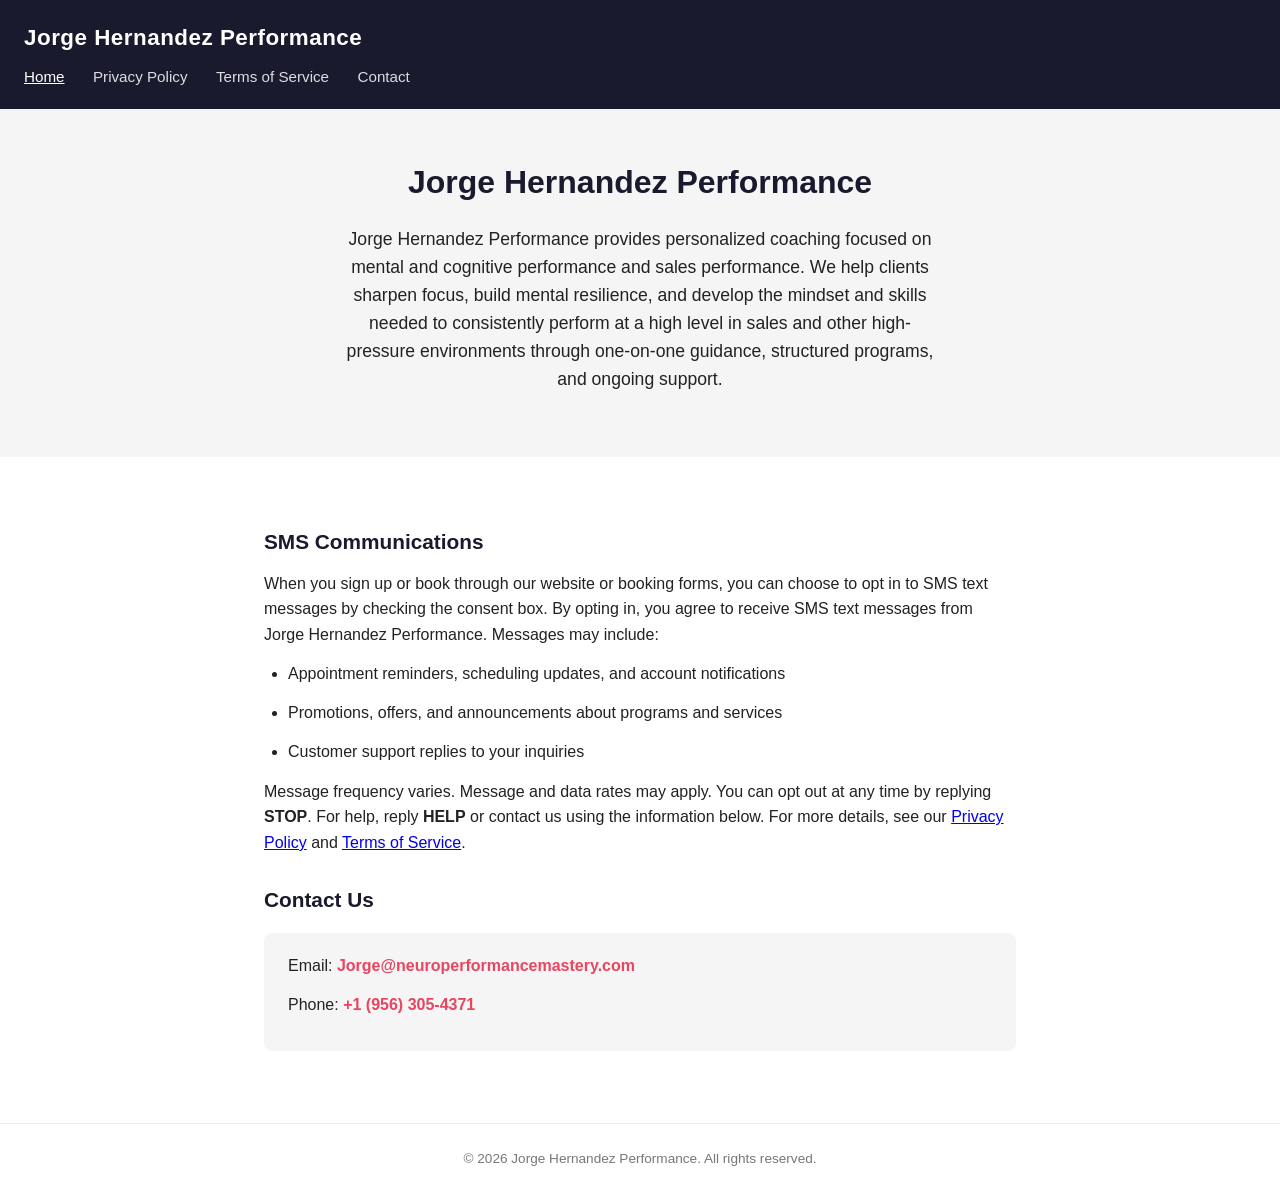
<file: index.html>
<!DOCTYPE html>
<html lang="en">
<head>
  <meta charset="UTF-8">
  <meta name="viewport" content="width=device-width, initial-scale=1.0">
  <title>Jorge Hernandez Performance</title>
  <link rel="stylesheet" href="styles.css">
</head>
<body>
  <header>
    <div class="brand">Jorge Hernandez Performance</div>
    <nav>
      <a href="index.html" class="active">Home</a>
      <a href="privacy.html">Privacy Policy</a>
      <a href="terms.html">Terms of Service</a>
      <a href="contact.html">Contact</a>
    </nav>
  </header>

  <section class="hero">
    <h1>Jorge Hernandez Performance</h1>
    <p>
      Jorge Hernandez Performance provides personalized coaching focused on
      mental and cognitive performance and sales performance. We help clients
      sharpen focus, build mental resilience, and develop the mindset and
      skills needed to consistently perform at a high level in sales and
      other high-pressure environments through one-on-one guidance,
      structured programs, and ongoing support.
    </p>
  </section>

  <main>
    <h2>SMS Communications</h2>
    <p>
      When you sign up or book through our website or booking forms, you can
      choose to opt in to SMS text messages by checking the consent box. By
      opting in, you agree to receive SMS text messages from Jorge Hernandez
      Performance. Messages may include:
    </p>
    <ul>
      <li>Appointment reminders, scheduling updates, and account notifications</li>
      <li>Promotions, offers, and announcements about programs and services</li>
      <li>Customer support replies to your inquiries</li>
    </ul>
    <p>
      Message frequency varies. Message and data rates may apply. You can opt out
      at any time by replying <strong>STOP</strong>. For help, reply
      <strong>HELP</strong> or contact us using the information below. For more
      details, see our <a href="privacy.html">Privacy Policy</a> and
      <a href="terms.html">Terms of Service</a>.
    </p>

    <h2>Contact Us</h2>
    <div class="contact-box">
      <p>Email: <a href="mailto:Jorge@neuroperformancemastery.com">Jorge@neuroperformancemastery.com</a></p>
      <p>Phone: <a href="tel:+19563054371">+1 (956) 305-4371</a></p>
    </div>
  </main>

  <footer>
    &copy; 2026 Jorge Hernandez Performance. All rights reserved.
  </footer>

  <script src="https://widgets.leadconnectorhq.com/loader.js" data-resources-url="https://widgets.leadconnectorhq.com/chat-widget/loader.js" data-widget-id="6a29abb56974a3bec560bd32" data-source="WEB_USER"></script>
</body>
</html>
</file>
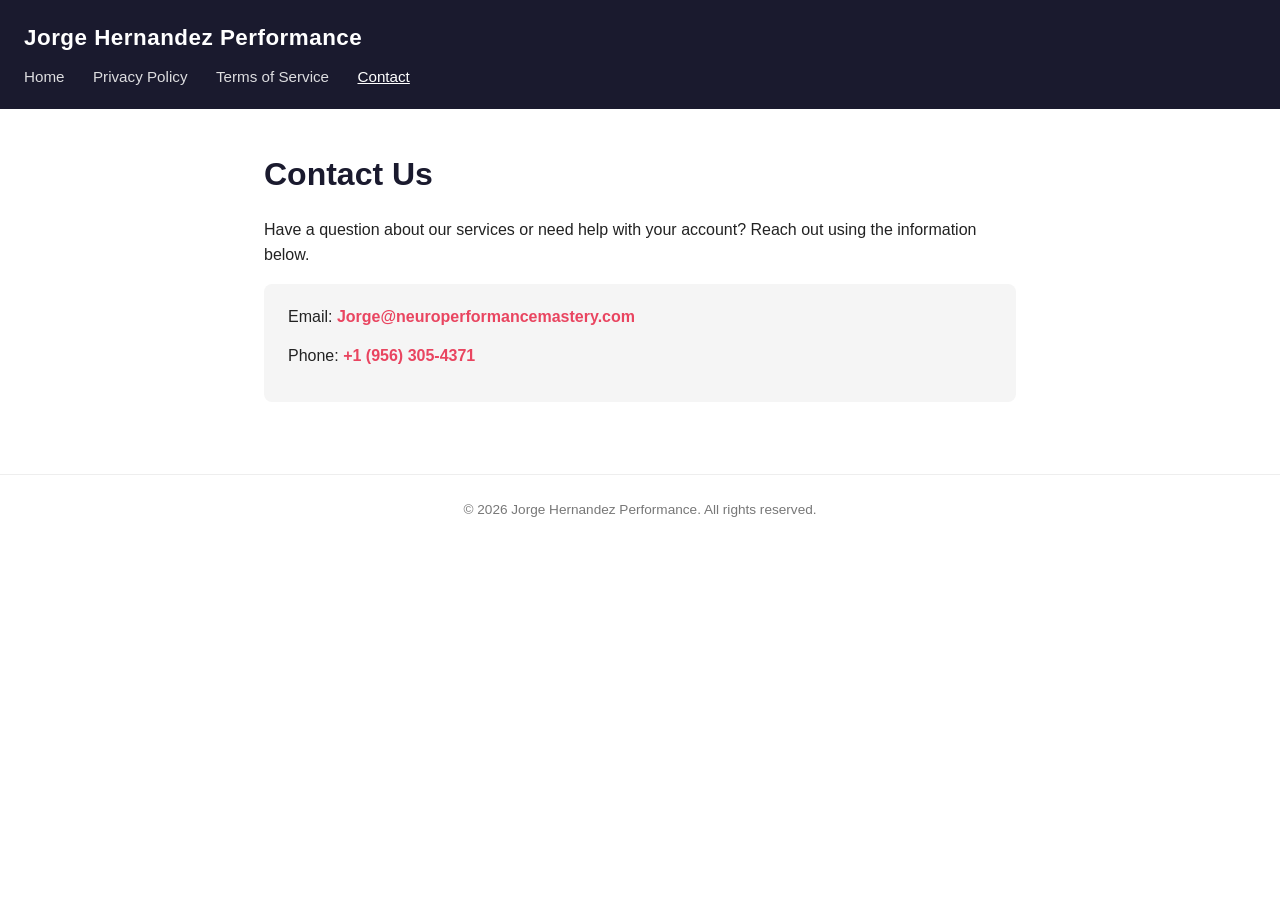
<file: contact.html>
<!DOCTYPE html>
<html lang="en">
<head>
  <meta charset="UTF-8">
  <meta name="viewport" content="width=device-width, initial-scale=1.0">
  <title>Contact | Jorge Hernandez Performance</title>
  <link rel="stylesheet" href="styles.css">
</head>
<body>
  <header>
    <div class="brand">Jorge Hernandez Performance</div>
    <nav>
      <a href="index.html">Home</a>
      <a href="privacy.html">Privacy Policy</a>
      <a href="terms.html">Terms of Service</a>
      <a href="contact.html" class="active">Contact</a>
    </nav>
  </header>

  <main>
    <h1>Contact Us</h1>
    <p>
      Have a question about our services or need help with your account? Reach
      out using the information below.
    </p>

    <div class="contact-box">
      <p>Email: <a href="mailto:Jorge@neuroperformancemastery.com">Jorge@neuroperformancemastery.com</a></p>
      <p>Phone: <a href="tel:+19563054371">+1 (956) 305-4371</a></p>
    </div>
  </main>

  <footer>
    &copy; 2026 Jorge Hernandez Performance. All rights reserved.
  </footer>
</body>
</html>
</file>
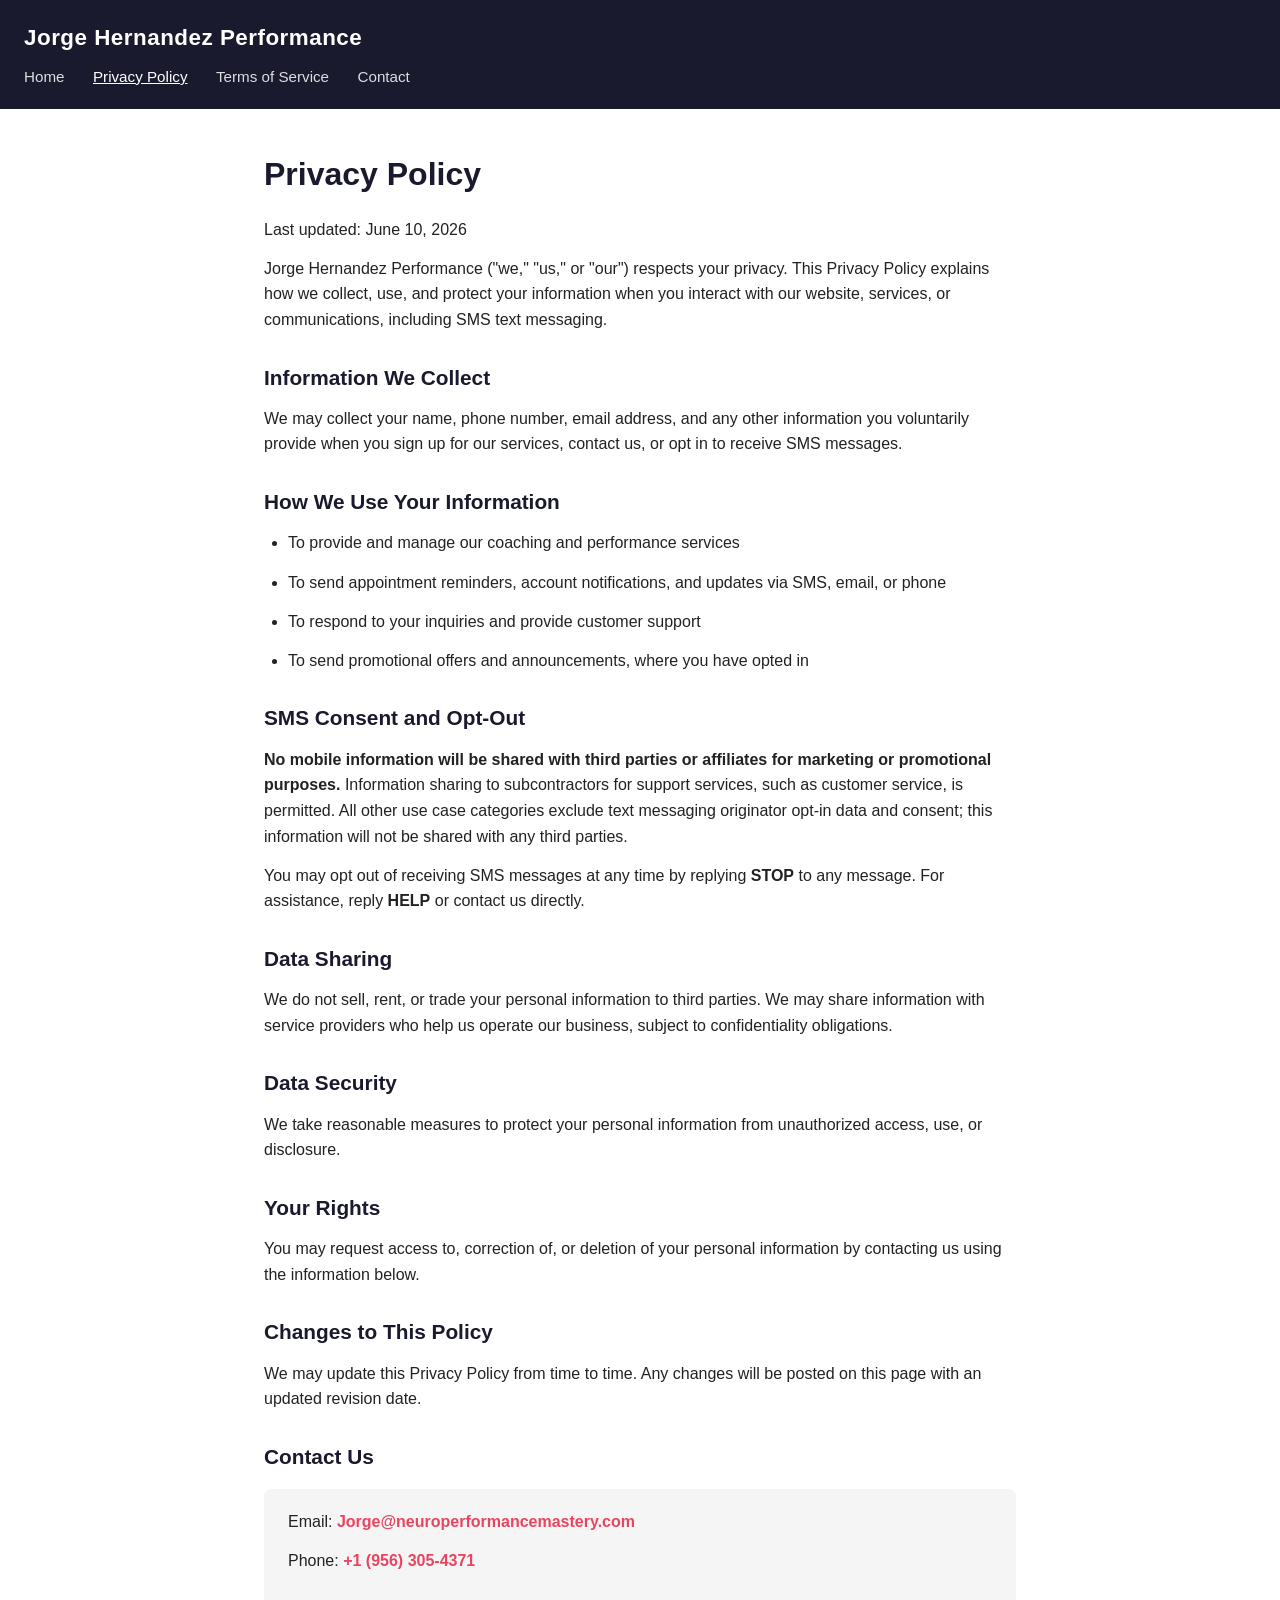
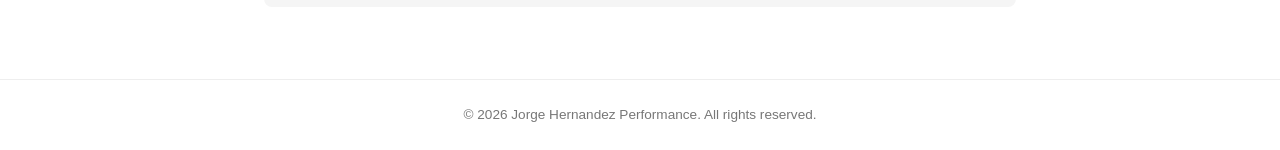
<file: privacy.html>
<!DOCTYPE html>
<html lang="en">
<head>
  <meta charset="UTF-8">
  <meta name="viewport" content="width=device-width, initial-scale=1.0">
  <title>Privacy Policy | Jorge Hernandez Performance</title>
  <link rel="stylesheet" href="styles.css">
</head>
<body>
  <header>
    <div class="brand">Jorge Hernandez Performance</div>
    <nav>
      <a href="index.html">Home</a>
      <a href="privacy.html" class="active">Privacy Policy</a>
      <a href="terms.html">Terms of Service</a>
      <a href="contact.html">Contact</a>
    </nav>
  </header>

  <main>
    <h1>Privacy Policy</h1>
    <p>Last updated: June 10, 2026</p>

    <p>
      Jorge Hernandez Performance ("we," "us," or "our") respects your privacy.
      This Privacy Policy explains how we collect, use, and protect your
      information when you interact with our website, services, or
      communications, including SMS text messaging.
    </p>

    <h2>Information We Collect</h2>
    <p>
      We may collect your name, phone number, email address, and any other
      information you voluntarily provide when you sign up for our services,
      contact us, or opt in to receive SMS messages.
    </p>

    <h2>How We Use Your Information</h2>
    <ul>
      <li>To provide and manage our coaching and performance services</li>
      <li>To send appointment reminders, account notifications, and updates via SMS, email, or phone</li>
      <li>To respond to your inquiries and provide customer support</li>
      <li>To send promotional offers and announcements, where you have opted in</li>
    </ul>

    <h2>SMS Consent and Opt-Out</h2>
    <p>
      <strong>No mobile information will be shared with third parties or
      affiliates for marketing or promotional purposes.</strong> Information
      sharing to subcontractors for support services, such as customer service,
      is permitted. All other use case categories exclude text messaging
      originator opt-in data and consent; this information will not be shared
      with any third parties.
    </p>
    <p>
      You may opt out of receiving SMS messages at any time by replying
      <strong>STOP</strong> to any message. For assistance, reply
      <strong>HELP</strong> or contact us directly.
    </p>

    <h2>Data Sharing</h2>
    <p>
      We do not sell, rent, or trade your personal information to third parties.
      We may share information with service providers who help us operate our
      business, subject to confidentiality obligations.
    </p>

    <h2>Data Security</h2>
    <p>
      We take reasonable measures to protect your personal information from
      unauthorized access, use, or disclosure.
    </p>

    <h2>Your Rights</h2>
    <p>
      You may request access to, correction of, or deletion of your personal
      information by contacting us using the information below.
    </p>

    <h2>Changes to This Policy</h2>
    <p>
      We may update this Privacy Policy from time to time. Any changes will be
      posted on this page with an updated revision date.
    </p>

    <h2>Contact Us</h2>
    <div class="contact-box">
      <p>Email: <a href="mailto:Jorge@neuroperformancemastery.com">Jorge@neuroperformancemastery.com</a></p>
      <p>Phone: <a href="tel:+19563054371">+1 (956) 305-4371</a></p>
    </div>
  </main>

  <footer>
    &copy; 2026 Jorge Hernandez Performance. All rights reserved.
  </footer>
</body>
</html>
</file>
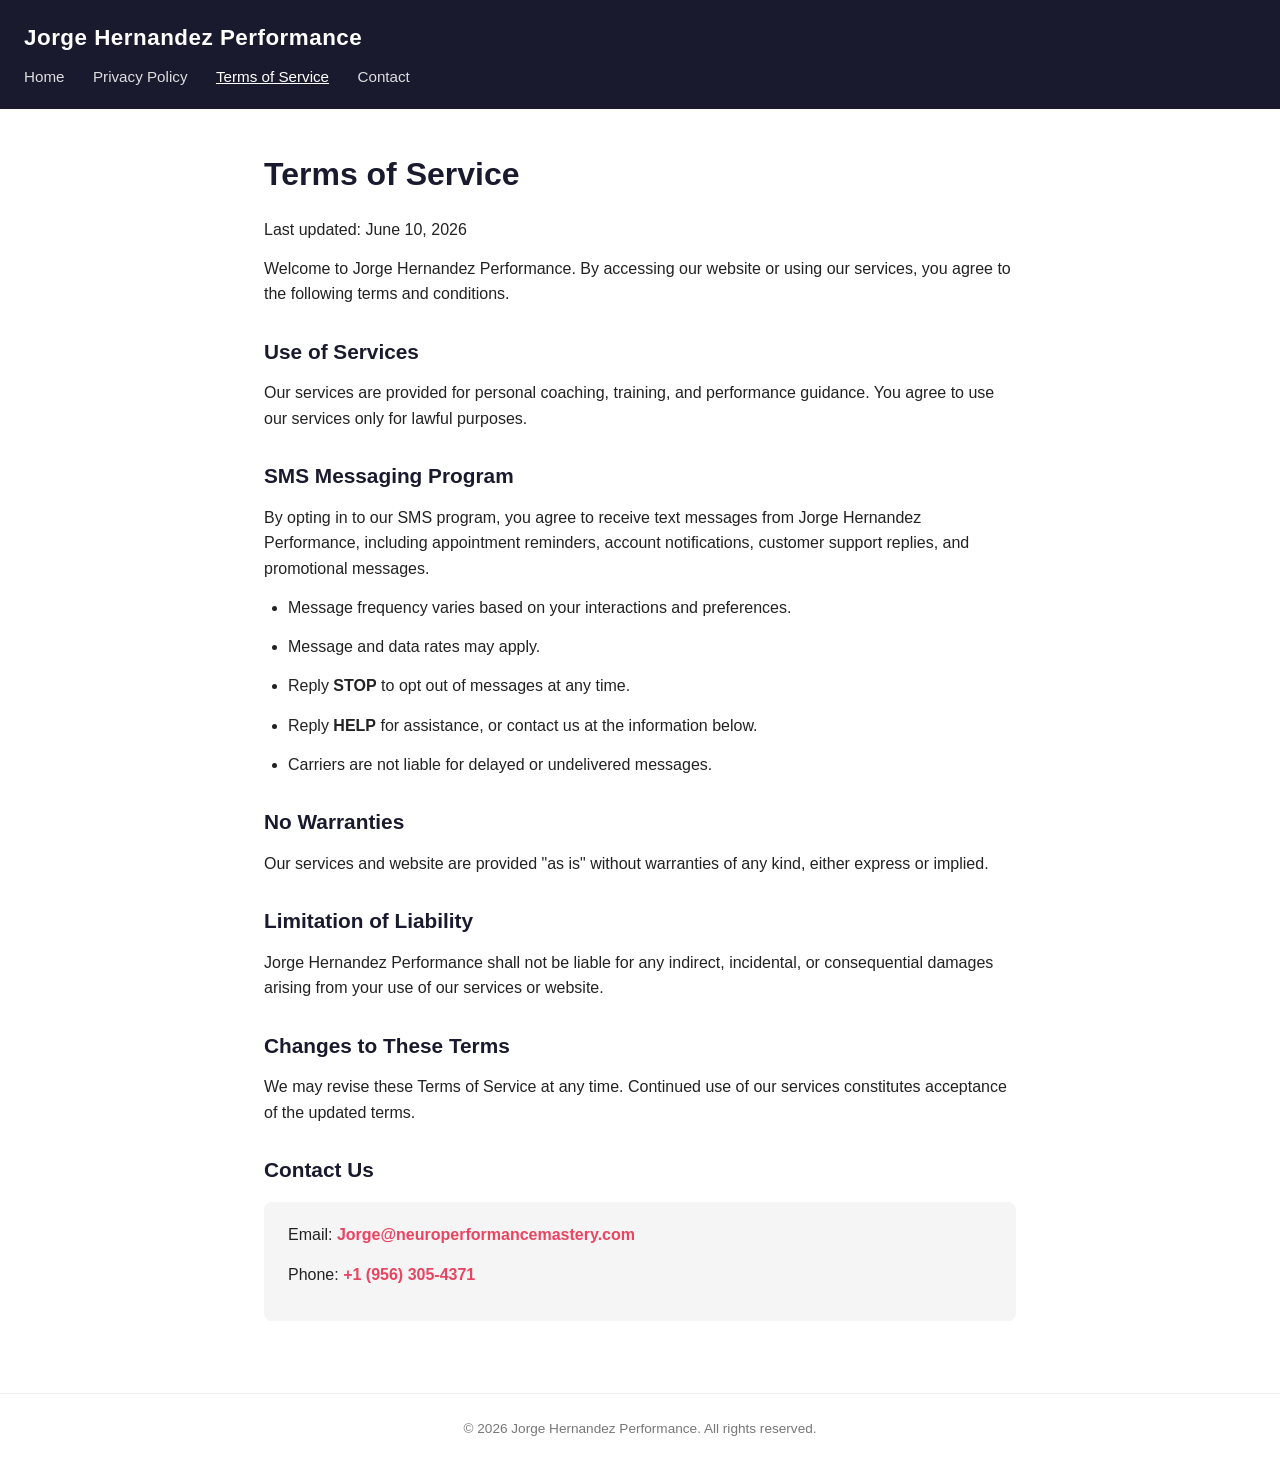
<file: terms.html>
<!DOCTYPE html>
<html lang="en">
<head>
  <meta charset="UTF-8">
  <meta name="viewport" content="width=device-width, initial-scale=1.0">
  <title>Terms of Service | Jorge Hernandez Performance</title>
  <link rel="stylesheet" href="styles.css">
</head>
<body>
  <header>
    <div class="brand">Jorge Hernandez Performance</div>
    <nav>
      <a href="index.html">Home</a>
      <a href="privacy.html">Privacy Policy</a>
      <a href="terms.html" class="active">Terms of Service</a>
      <a href="contact.html">Contact</a>
    </nav>
  </header>

  <main>
    <h1>Terms of Service</h1>
    <p>Last updated: June 10, 2026</p>

    <p>
      Welcome to Jorge Hernandez Performance. By accessing our website or using
      our services, you agree to the following terms and conditions.
    </p>

    <h2>Use of Services</h2>
    <p>
      Our services are provided for personal coaching, training, and performance
      guidance. You agree to use our services only for lawful purposes.
    </p>

    <h2>SMS Messaging Program</h2>
    <p>
      By opting in to our SMS program, you agree to receive text messages from
      Jorge Hernandez Performance, including appointment reminders, account
      notifications, customer support replies, and promotional messages.
    </p>
    <ul>
      <li>Message frequency varies based on your interactions and preferences.</li>
      <li>Message and data rates may apply.</li>
      <li>Reply <strong>STOP</strong> to opt out of messages at any time.</li>
      <li>Reply <strong>HELP</strong> for assistance, or contact us at the information below.</li>
      <li>Carriers are not liable for delayed or undelivered messages.</li>
    </ul>

    <h2>No Warranties</h2>
    <p>
      Our services and website are provided "as is" without warranties of any
      kind, either express or implied.
    </p>

    <h2>Limitation of Liability</h2>
    <p>
      Jorge Hernandez Performance shall not be liable for any indirect,
      incidental, or consequential damages arising from your use of our
      services or website.
    </p>

    <h2>Changes to These Terms</h2>
    <p>
      We may revise these Terms of Service at any time. Continued use of our
      services constitutes acceptance of the updated terms.
    </p>

    <h2>Contact Us</h2>
    <div class="contact-box">
      <p>Email: <a href="mailto:Jorge@neuroperformancemastery.com">Jorge@neuroperformancemastery.com</a></p>
      <p>Phone: <a href="tel:+19563054371">+1 (956) 305-4371</a></p>
    </div>
  </main>

  <footer>
    &copy; 2026 Jorge Hernandez Performance. All rights reserved.
  </footer>
</body>
</html>
</file>
<file: styles.css>
:root {
  --primary: #1a1a2e;
  --accent: #e94560;
  --light: #f5f5f5;
  --text: #222;
}

* {
  box-sizing: border-box;
  margin: 0;
  padding: 0;
}

body {
  font-family: -apple-system, BlinkMacSystemFont, "Segoe UI", Roboto, Helvetica, Arial, sans-serif;
  color: var(--text);
  line-height: 1.6;
  background: #fff;
}

header {
  background: var(--primary);
  color: #fff;
  padding: 1.25rem 1.5rem;
}

header .brand {
  font-size: 1.4rem;
  font-weight: 700;
  letter-spacing: 0.5px;
}

nav {
  margin-top: 0.5rem;
}

nav a {
  color: #fff;
  text-decoration: none;
  margin-right: 1.5rem;
  font-size: 0.95rem;
  opacity: 0.85;
}

nav a:hover,
nav a.active {
  opacity: 1;
  text-decoration: underline;
}

main {
  max-width: 800px;
  margin: 0 auto;
  padding: 2.5rem 1.5rem;
}

h1 {
  font-size: 2rem;
  margin-bottom: 1rem;
  color: var(--primary);
}

h2 {
  font-size: 1.3rem;
  margin: 1.75rem 0 0.75rem;
  color: var(--primary);
}

p, li {
  margin-bottom: 0.85rem;
  font-size: 1rem;
}

ul {
  padding-left: 1.5rem;
}

.hero {
  background: var(--light);
  padding: 3rem 1.5rem;
  text-align: center;
}

.hero p {
  max-width: 600px;
  margin: 0 auto 1rem;
  font-size: 1.1rem;
}

.contact-box {
  background: var(--light);
  border-radius: 8px;
  padding: 1.25rem 1.5rem;
  margin-top: 1rem;
}

.contact-box a {
  color: var(--accent);
  text-decoration: none;
  font-weight: 600;
}

footer {
  text-align: center;
  padding: 1.5rem;
  font-size: 0.85rem;
  color: #777;
  border-top: 1px solid #eee;
  margin-top: 2rem;
}
</file>
